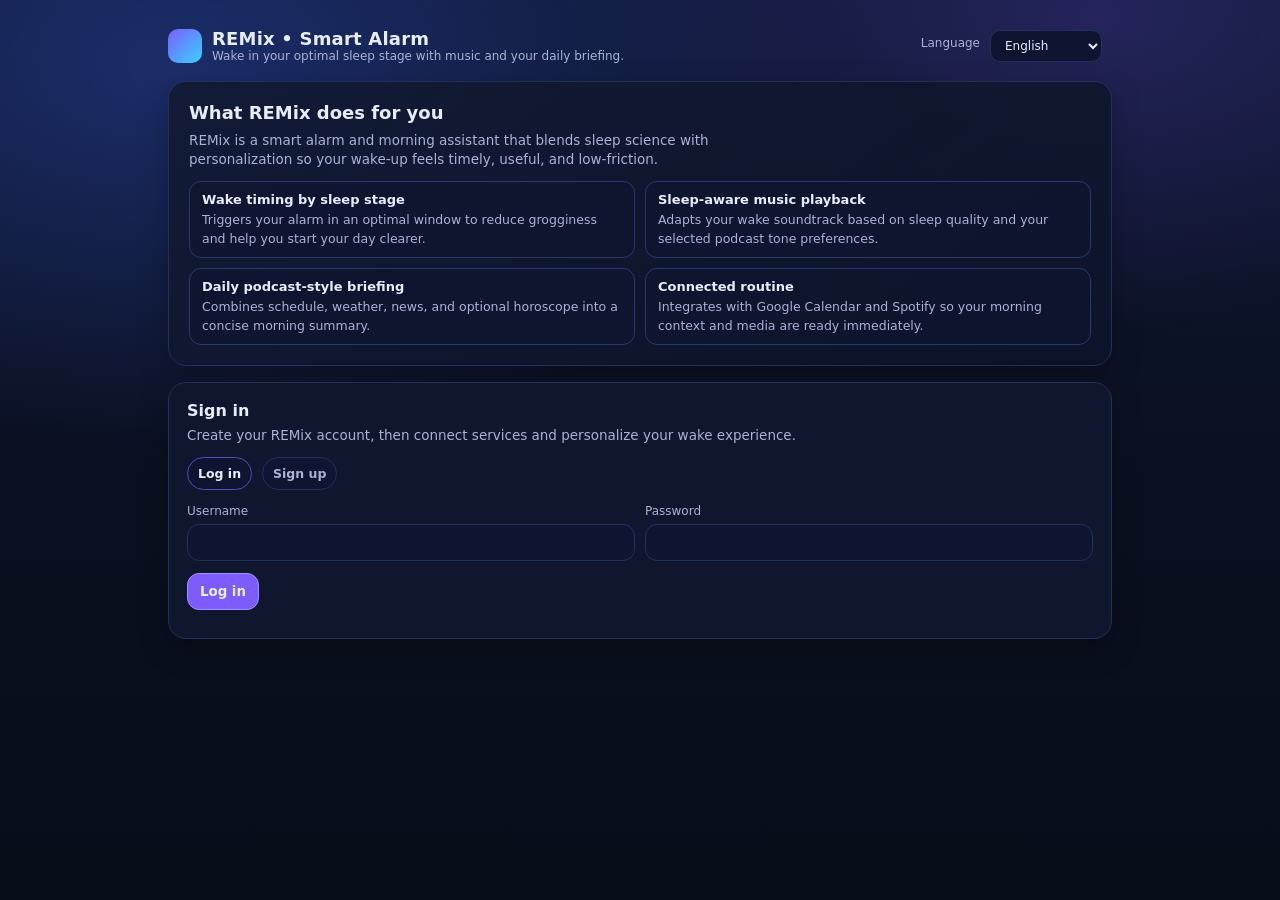
<file: remix-ui/index.html>
<!--
  Name: index.html
  Description: Main HTML entry point for the Remix website.
               This file serves as the root document that initializes and
               renders the user interface for the Remix website.

  Authors: Ella Nguyen, Lauren D'Souza, Kiara Grimsley

  Created: February 12, 2026
  Updated: April 4, 2026
-->
<!doctype html>
<html lang="en">
<head>
  <meta charset="UTF-8" />
  <meta name="viewport" content="width=device-width, initial-scale=1.0"/>
  <title data-i18n="meta.title">REMix — Smart Alarm</title>
  <link rel="stylesheet" href="./css/styles.css" />
</head>

<body>
  <div class="wrap">
    <header>
      <div class="brand">
        <div class="logo" aria-hidden="true"></div>
        <div>
          <h1 data-i18n="header.title">REMix • Smart Alarm</h1>
          <div class="mini" data-i18n="header.subtitle">Wake in your optimal sleep stage with music and your daily briefing.</div>
        </div>
      </div>
      <div class="header-actions">
        <div class="language-group">
          <label for="languageSelect" class="mini" data-i18n="header.language">Language</label>
          <select id="languageSelect" class="language-select" aria-label="Language selector" data-i18n-aria-label="header.languageSelector">
            <option value="en" data-i18n="language.en">English</option>
            <option value="es" data-i18n="language.es">Español</option>
            <option value="fr" data-i18n="language.fr">Français</option>
            <option value="de" data-i18n="language.de">Deutsch</option>
            <option value="it" data-i18n="language.it">Italiano</option>
            <option value="ja" data-i18n="language.ja">日本語</option>
            <option value="ko" data-i18n="language.ko">한국어</option>
            <option value="nl" data-i18n="language.nl">Nederlands</option>
            <option value="pt" data-i18n="language.pt">Português</option>
            <option value="ru" data-i18n="language.ru">Русский</option>
            <option value="th" data-i18n="language.th">ไทย</option>
            <option value="wo" data-i18n="language.wo">Wolof</option>
            <option value="zh" data-i18n="language.zh">中文</option>
            <option value="ar" data-i18n="language.ar">العربية</option>
            <option value="hi" data-i18n="language.hi">हिन्दी</option>
            <option value="vi" data-i18n="language.vi">Tiếng Việt</option>
          </select>
        </div>

        <div class="account-menu-wrap">
          <button
            type="button"
            id="btnAccountMenu"
            class="account-menu-trigger hide"
            aria-haspopup="true"
            aria-expanded="false"
          >
            <span id="pillState">Signed out</span>
            <span class="account-menu-caret">▾</span>
          </button>

          <div id="accountDropdown" class="account-dropdown hide">
            <button type="button" id="btnDeleteAccountHeader" class="account-dropdown-item danger-item">
              Delete account
            </button>
          </div>
        </div>
      </div>
    </header>

    <div class="grid">
      <section class="card hero-card" aria-label="About REMix" data-i18n-aria-label="hero.title">
        <h2 data-i18n="hero.title">What REMix does for you</h2>
        <p class="hero-subtitle" data-i18n="hero.subtitle">
          REMix is a smart alarm and morning assistant that blends sleep science with personalization so your wake-up feels timely, useful, and low-friction.
        </p>
        <div class="feature-list">
          <div class="feature-item">
            <strong data-i18n="hero.f1t">Wake timing by sleep stage</strong>
            <span data-i18n="hero.f1d">Triggers your alarm in an optimal window to reduce grogginess and help you start your day clearer.</span>
          </div>
          <div class="feature-item">
            <strong data-i18n="hero.f2t">Sleep-aware music playback</strong>
            <span data-i18n="hero.f2d">Adapts your wake soundtrack based on sleep quality and your selected podcast tone preferences.</span>
          </div>
          <div class="feature-item">
            <strong data-i18n="hero.f3t">Daily podcast-style briefing</strong>
            <span data-i18n="hero.f3d">Combines schedule, weather, news, and optional horoscope into a concise morning summary.</span>
          </div>
          <div class="feature-item">
            <strong data-i18n="hero.f4t">Connected routine</strong>
            <span data-i18n="hero.f4d">Integrates with Google Calendar and Spotify so your morning context and media are ready immediately.</span>
          </div>
        </div>
      </section>

      <!-- MAIN -->
      <section class="card">
        <!-- AUTH VIEW -->
        <div id="viewAuth">
          <h2 data-i18n="auth.title">Sign in</h2>
          <p data-i18n="auth.subtitle">Create your REMix account, then connect services and personalize your wake experience.</p>

          <div class="tabs" role="tablist">
            <button class="tab active" id="tabLogin" type="button" data-i18n="auth.tabLogin">Log in</button>
            <button class="tab" id="tabSignup" type="button" data-i18n="auth.tabSignup">Sign up</button>
          </div>

          <form id="formLogin">
            <div class="row">
              <div>
                <label for="loginUser" data-i18n="auth.username">Username</label>
                <input id="loginUser" name="loginUser" autocomplete="username" required />
              </div>
              <div>
                <label for="loginPass" data-i18n="auth.password">Password</label>
                <input id="loginPass" name="loginPass" type="password" autocomplete="current-password" required />
              </div>
            </div>
            <div class="btns">
              <button class="primary" type="submit" data-i18n="auth.login">Log in</button>
            </div>
            <div class="toast" id="authMsg"></div>
          </form>

          <form id="formSignup" class="hide">
            <div class="row">
              <div>
                <label for="signupUser" data-i18n="auth.username">Username</label>
                <input id="signupUser" name="signupUser" autocomplete="username" required />
              </div>
              <div>
                <label for="signupPass" data-i18n="auth.password">Password</label>
                <input id="signupPass" name="signupPass" type="password" autocomplete="new-password" required />
              </div>
            </div>
            <div class="btns">
              <button class="primary" type="submit" data-i18n="auth.createAccount">Create account</button>
            </div>
            <div class="toast" id="signupMsg"></div>
          </form>
        </div>

        <!-- SETUP VIEW -->
        <div id="viewSetup" class="hide">
          <h2 data-i18n="setup.title">Connect your services</h2>
          <p data-i18n="setup.subtitle">Connect Google Calendar, Spotify, and Garmin Connect, then set your wake/music preferences.</p>
          <p class="mini setup-note" data-i18n="setup.requirementsNote">Google and Spotify are required for full functionality. Garmin Connect is for improved sleep analysis.</p>

          <div class="status">
            <div>
               <div class="mini">
                 <span data-i18n="setup.googleAccount">Google Account</span>
                 <span class="inline-tag" data-i18n="setup.requiredTag">(Required)</span>
               </div>
               <div id="googleStatus" class="warn" data-i18n="setup.notConnected">Not connected</div>
            </div>
             <button id="btnGoogle" class="primary" type="button" data-i18n="setup.connectGoogle">Connect Google</button>
          </div>

          <div class="status">
            <div>
               <div class="mini">
                 <span data-i18n="setup.spotifyAccount">Spotify Account</span>
                 <span class="inline-tag" data-i18n="setup.requiredTag">(Required)</span>
               </div>
               <div id="spotifyStatus" class="warn" data-i18n="setup.notConnected">Not connected</div>
            </div>
             <button id="btnSpotify" class="primary" type="button" data-i18n="setup.connectSpotify">Connect Spotify</button>
          </div>

          <div class="status">
            <div>
              <div class="mini">
                 <span data-i18n="setup.garminAccount">Garmin Connect</span>
                 <span class="inline-tag" data-i18n="setup.optionalTag">(Optional)</span>
               </div>
               <div id="garminStatus" class="warn" data-i18n="setup.notConnected">Not connected</div>
            </div>
             <button id="btnGarmin" class="primary" type="button" data-i18n="setup.connectGarmin">Connect Garmin</button>
          </div>

          <div class="divider"></div>

          <div class="btns">
             <button id="btnToPrefs" type="button" disabled data-i18n="setup.continue">Continue to preferences</button>
             <button id="btnLogout" type="button" class="ghost" data-i18n="setup.logout">Log out</button>
             <button id="btnResetAll" type="button" class="ghost" data-i18n="setup.reset">Reset session</button>
          </div>

        </div>
        <!-- PREFS VIEW -->
        <div id="viewPrefs" class="hide">
          <h2 data-i18n="prefs.title">Wake & music preferences</h2>
          <p data-i18n="prefs.subtitle">Set your wake window, podcast style, and morning briefing content.</p>

          <form id="prefsForm">
            <div class="row">
              <div>
                <label for="wakeStart" data-i18n="prefs.earliestWake">Earliest wake time</label>
                <input type="time" id="wakeStart" name="wakeStart" value="07:00" required />
              </div>
              <div>
                <label for="wakeEnd" data-i18n="prefs.latestWake">Latest wake time</label>
                <input type="time" id="wakeEnd" name="wakeEnd" value="07:30" required />
              </div>
            </div>

            <div class="row" style="margin-top:10px;">
              <div>
                <label for="voiceGender" data-i18n="prefs.podcastVoice">Podcast Voice</label>
                <select id="voiceGender" name="voiceGender" required>
                  <option value="female" data-i18n="prefs.voiceFemale">Female</option>
                  <option value="male" data-i18n="prefs.voiceMale">Male</option>
                </select>
               </div>
               <div>
                 <label for="explicit" data-i18n="prefs.explicit">Explicit content</label>
                 <select id="explicit" name="explicit" required>
                   <option value="filter" data-i18n="prefs.filterExplicit">Filter explicit</option>
                   <option value="allow" data-i18n="prefs.allowExplicit">Allow explicit</option>
                 </select>
               </div>
             </div>
            <div class="divider" style="margin-top:14px;"></div>

             <h3 style="margin:0 0 6px; font-size:14px;" data-i18n="prefs.podcastIncludes">Podcast includes</h3>
             <p style="margin:0 0 10px; color: var(--muted); font-size:13px;" data-i18n="prefs.podcastIncludesHelp">
               Choose what REMix should include in your morning podcast.
             </p>

            <div class="toggle-grid">
              <label class="checkbox-label">
                <input type="checkbox" id="pod_schedule" />
                 <span data-i18n="prefs.schedule">Schedule</span>
              </label>

              <label class="checkbox-label">
                <input type="checkbox" id="pod_weather" />
                 <span data-i18n="prefs.weather">Weather</span>
              </label>

              <label class="checkbox-label">
                <input type="checkbox" id="pod_news" />
                 <span data-i18n="prefs.news">News</span>
              </label>

              <label class="checkbox-label">
                <input type="checkbox" id="pod_horoscope" />
                 <span data-i18n="prefs.horoscope">Horoscope</span>
              </label>
            </div>

            <div id="weatherLocationOptions" class="hide" style="margin-top:12px;">
              <label style="margin-bottom:8px;" data-i18n="prefs.weatherLocation">
                Weather Location
              </label>
              <p style="margin:0 0 10px; color: var(--muted); font-size:13px;" data-i18n="prefs.weatherLocationHelp">
                Enter your location so REMix can include local weather in your morning podcast.
              </p>

              <div class="row">
                <div>
                  <label for="city" data-i18n="prefs.city">City</label>
                  <input
                    type="text"
                    id="city"
                    name="city"
                    placeholder="Lawrence"
                    autocomplete="address-level2"
                  />
                </div>

                <div id="stateContainer">
                  <label for="state" data-i18n="prefs.state">State</label>
                  <select id="state" name="state" autocomplete="address-level1">
                    <option value="">Select a state</option>
                    <option value="Alabama">Alabama</option>
                    <option value="Alaska">Alaska</option>
                    <option value="Arizona">Arizona</option>
                    <option value="Arkansas">Arkansas</option>
                    <option value="California">California</option>
                    <option value="Colorado">Colorado</option>
                    <option value="Connecticut">Connecticut</option>
                    <option value="Delaware">Delaware</option>
                    <option value="Florida">Florida</option>
                    <option value="Georgia">Georgia</option>
                    <option value="Hawaii">Hawaii</option>
                    <option value="Idaho">Idaho</option>
                    <option value="Illinois">Illinois</option>
                    <option value="Indiana">Indiana</option>
                    <option value="Iowa">Iowa</option>
                    <option value="Kansas">Kansas</option>
                    <option value="Kentucky">Kentucky</option>
                    <option value="Louisiana">Louisiana</option>
                    <option value="Maine">Maine</option>
                    <option value="Maryland">Maryland</option>
                    <option value="Massachusetts">Massachusetts</option>
                    <option value="Michigan">Michigan</option>
                    <option value="Minnesota">Minnesota</option>
                    <option value="Mississippi">Mississippi</option>
                    <option value="Missouri">Missouri</option>
                    <option value="Montana">Montana</option>
                    <option value="Nebraska">Nebraska</option>
                    <option value="Nevada">Nevada</option>
                    <option value="New Hampshire">New Hampshire</option>
                    <option value="New Jersey">New Jersey</option>
                    <option value="New Mexico">New Mexico</option>
                    <option value="New York">New York</option>
                    <option value="North Carolina">North Carolina</option>
                    <option value="North Dakota">North Dakota</option>
                    <option value="Ohio">Ohio</option>
                    <option value="Oklahoma">Oklahoma</option>
                    <option value="Oregon">Oregon</option>
                    <option value="Pennsylvania">Pennsylvania</option>
                    <option value="Rhode Island">Rhode Island</option>
                    <option value="South Carolina">South Carolina</option>
                    <option value="South Dakota">South Dakota</option>
                    <option value="Tennessee">Tennessee</option>
                    <option value="Texas">Texas</option>
                    <option value="Utah">Utah</option>
                    <option value="Vermont">Vermont</option>
                    <option value="Virginia">Virginia</option>
                    <option value="Washington">Washington</option>
                    <option value="West Virginia">West Virginia</option>
                    <option value="Wisconsin">Wisconsin</option>
                    <option value="Wyoming">Wyoming</option>
                  </select>
                </div>
              </div>

              <div class="row" style="margin-top:10px;">
                <div>
                  <label for="country" data-i18n="prefs.country">Country</label>
                  <select id="country" name="country" autocomplete="country-name">
                  </select>
                </div>
              </div>
            </div>

            <div id="newsOptions" class="hide" style="margin-top:12px;">
               <label style="margin-bottom:8px;" data-i18n="prefs.preferredNews">Preferred News Outlets</label>
              <div class="toggle-grid">
                <label class="checkbox-label">
                  <input type="checkbox" id="news_nytimes" />
                   <span data-i18n="newsSources.nytimes">NY Times</span>
                </label>

                <label class="checkbox-label">
                  <input type="checkbox" id="news_bbc" />
                   <span data-i18n="newsSources.bbc">BBC News</span>
                </label>

                <label class="checkbox-label">
                  <input type="checkbox" id="news_guardian" />
                   <span data-i18n="newsSources.guardian">The Guardian</span>
                </label>

                <label class="checkbox-label">
                  <input type="checkbox" id="news_aljazeera" />
                   <span data-i18n="newsSources.aljazeera">Al Jazeera</span>
                </label>

                <label class="checkbox-label">
                  <input type="checkbox" id="news_techradar" />
                   <span data-i18n="newsSources.techradar">TechRadar</span>
                </label>

                <label class="checkbox-label">
                  <input type="checkbox" id="news_time" />
                   <span data-i18n="newsSources.time">Time Magazine</span>
                </label>

                <label class="checkbox-label">
                  <input type="checkbox" id="news_yahoo" />
                   <span data-i18n="newsSources.yahoo">Yahoo Sports</span>
                </label>

                <label class="checkbox-label">
                  <input type="checkbox" id="news_notboring" />
                   <span data-i18n="newsSources.notboring">Not Boring</span>
                </label>
              </div>
            </div>

            <div id="zodiacOptions" class="hide" style="margin-top:12px;">
               <label for="zodiac" data-i18n="prefs.zodiac">Zodiac Sign</label>
               <select id="zodiac">
                 <option value="aries" data-i18n="zodiac.aries">Aries</option>
                 <option value="taurus" data-i18n="zodiac.taurus">Taurus</option>
                 <option value="gemini" data-i18n="zodiac.gemini">Gemini</option>
                 <option value="cancer" data-i18n="zodiac.cancer">Cancer</option>
                 <option value="leo" data-i18n="zodiac.leo">Leo</option>
                 <option value="virgo" data-i18n="zodiac.virgo">Virgo</option>
                 <option value="libra" data-i18n="zodiac.libra">Libra</option>
                 <option value="scorpio" data-i18n="zodiac.scorpio">Scorpio</option>
                 <option value="sagittarius" data-i18n="zodiac.sagittarius">Sagittarius</option>
                 <option value="capricorn" data-i18n="zodiac.capricorn">Capricorn</option>
                 <option value="aquarius" data-i18n="zodiac.aquarius">Aquarius</option>
                 <option value="pisces" data-i18n="zodiac.pisces">Pisces</option>
               </select>
             </div>

            <div class="btns">
               <button type="submit" class="primary" data-i18n="prefs.save">Save preferences</button>
               <button type="button" id="btnBackToSetup" class="ghost" data-i18n="prefs.back">Back</button>
            </div>

            <div class="toast" id="prefsMsg"></div>
          </form>
        </div>
      </section>

    </div>
  </div>

<script type="module" src="./js/app.js"></script>
</body>
</html>
</file>
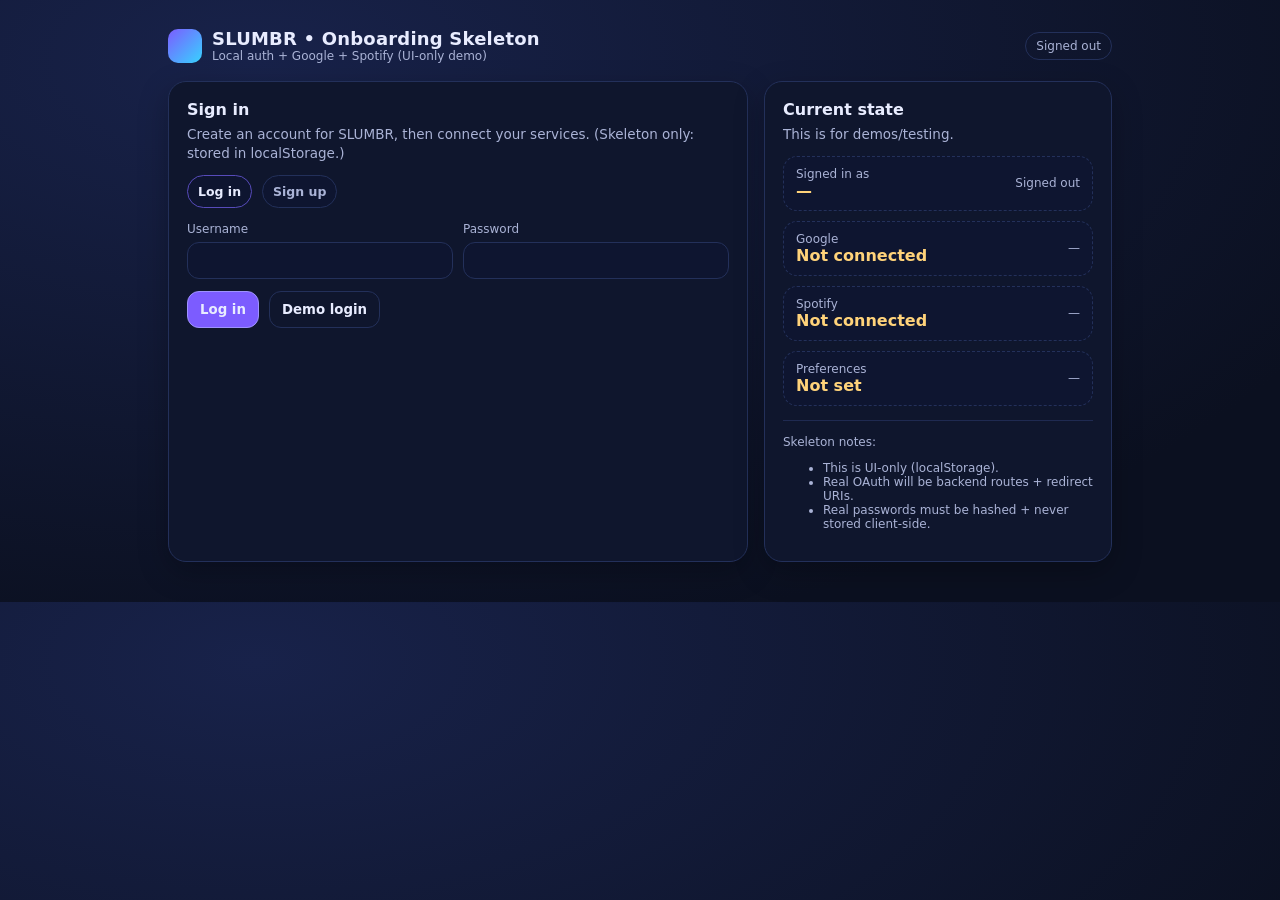
<file: slumbr-ui/index.html>
<!doctype html>
<html lang="en">
<head>
  <meta charset="UTF-8" />
  <meta name="viewport" content="width=device-width, initial-scale=1.0"/>
  <title>SLUMBR – Website Skeleton</title>
  <style>
    :root { --bg:#0b1020; --card:#121a33; --text:#e8ecff; --muted:#aab3d6; --accent:#7c5cff; --border:#23305a; }
    * { box-sizing: border-box; font-family: ui-sans-serif, system-ui, -apple-system, Segoe UI, Roboto, Arial; }
    body { margin: 0; background: radial-gradient(1200px 600px at 20% 10%, #18224a, var(--bg)); color: var(--text); }
    .wrap { max-width: 980px; margin: 0 auto; padding: 28px 18px 40px; }
    header { display:flex; align-items:center; justify-content:space-between; gap:12px; margin-bottom: 18px; }
    .brand { display:flex; align-items:center; gap:10px; }
    .logo { width: 34px; height: 34px; border-radius: 10px; background: linear-gradient(135deg, var(--accent), #37d3ff); }
    h1 { font-size: 18px; margin: 0; letter-spacing: 0.2px; }
    .pill { font-size: 12px; color: var(--muted); border: 1px solid var(--border); padding: 6px 10px; border-radius: 999px; }

    .grid { display:grid; grid-template-columns: 1fr; gap: 16px; }
    @media (min-width: 900px) { .grid { grid-template-columns: 1.25fr 0.75fr; } }

    .card { background: color-mix(in oklab, var(--card) 92%, black); border: 1px solid var(--border); border-radius: 18px; padding: 18px; box-shadow: 0 10px 30px rgba(0,0,0,.25); }
    .card h2 { margin: 0 0 6px; font-size: 16px; }
    .card p { margin: 0 0 12px; color: var(--muted); line-height: 1.4; font-size: 13.5px; }

    .tabs { display:flex; gap:10px; margin: 10px 0 14px; }
    .tab { padding: 8px 10px; border-radius: 999px; border:1px solid var(--border); background:#0e1530; color:var(--muted); font-size:12.5px; cursor:pointer; }
    .tab.active { color: var(--text); border-color: color-mix(in oklab, var(--accent) 60%, var(--border)); }

    label { display:block; font-size: 12px; color: var(--muted); margin-bottom: 6px; }
    input, select {
      width: 100%;
      padding: 10px 12px;
      border-radius: 12px;
      border: 1px solid var(--border);
      background: #0e1530;
      color: var(--text);
      outline: none;
    }
    input:focus, select:focus { border-color: color-mix(in oklab, var(--accent) 60%, var(--border)); box-shadow: 0 0 0 3px rgba(124,92,255,.18); }

    .row { display:grid; grid-template-columns: 1fr; gap: 10px; }
    @media (min-width: 560px) { .row { grid-template-columns: 1fr 1fr; } }

    .btns { display:flex; gap:10px; flex-wrap: wrap; margin-top: 12px; }
    button {
      cursor:pointer;
      border: 1px solid var(--border);
      background: #0e1530;
      color: var(--text);
      padding: 10px 12px;
      border-radius: 12px;
      font-weight: 600;
    }
    button.primary { background: var(--accent); border-color: color-mix(in oklab, var(--accent) 70%, white); }
    button.ghost { background: transparent; }
    button:disabled { opacity: .55; cursor: not-allowed; }

    .status {
      display:flex; align-items:center; justify-content:space-between; gap:12px;
      padding: 10px 12px; border-radius: 14px;
      background: #0e1530; border: 1px dashed var(--border);
      margin-top: 10px;
    }
    .ok { color: #9af2c7; font-weight: 800; }
    .warn { color: #ffd37a; font-weight: 800; }
    .mini { font-size: 12px; color: var(--muted); }
    .divider { height:1px; background: var(--border); margin: 14px 0; opacity: .8; }
    .hide { display:none !important; }
    .toast { margin-top: 10px; font-size: 12.5px; color: var(--muted); }
    .kbd { border:1px solid var(--border); padding:2px 6px; border-radius:8px; font-size: 11px; color: var(--muted); }
  </style>
</head>

<body>
  <div class="wrap">
    <header>
      <div class="brand">
        <div class="logo" aria-hidden="true"></div>
        <div>
          <h1>SLUMBR • Onboarding Skeleton</h1>
          <div class="mini">Local auth + Google + Spotify (UI-only demo)</div>
        </div>
      </div>
      <div class="pill" id="pillState">Signed out</div>
    </header>

    <div class="grid">
      <!-- MAIN -->
      <section class="card">
        <!-- AUTH VIEW -->
        <div id="viewAuth">
          <h2>Sign in</h2>
          <p>Create an account for SLUMBR, then connect your services. (Skeleton only: stored in localStorage.)</p>

          <div class="tabs" role="tablist">
            <button class="tab active" id="tabLogin" type="button">Log in</button>
            <button class="tab" id="tabSignup" type="button">Sign up</button>
          </div>

          <form id="formLogin">
            <div class="row">
              <div>
                <label for="loginUser">Username</label>
                <input id="loginUser" name="loginUser" autocomplete="username" required />
              </div>
              <div>
                <label for="loginPass">Password</label>
                <input id="loginPass" name="loginPass" type="password" autocomplete="current-password" required />
              </div>
            </div>
            <div class="btns">
              <button class="primary" type="submit">Log in</button>
              <button class="ghost" type="button" id="btnDemoLogin">Demo login</button>
            </div>
            <div class="toast" id="authMsg"></div>
          </form>

          <form id="formSignup" class="hide">
            <div class="row">
              <div>
                <label for="signupUser">Username</label>
                <input id="signupUser" name="signupUser" autocomplete="username" required />
              </div>
              <div>
                <label for="signupPass">Password</label>
                <input id="signupPass" name="signupPass" type="password" autocomplete="new-password" required />
              </div>
            </div>
            <div class="btns">
              <button class="primary" type="submit">Create account</button>
              <button class="ghost" type="button" id="btnDemoSignup">Demo signup</button>
            </div>
            <div class="toast" id="signupMsg"></div>
          </form>
        </div>

        <!-- SETUP VIEW -->
        <div id="viewSetup" class="hide">
          <h2>Connect your services</h2>
          <p>Connect Google Calendar and Spotify, then set your wake/music preferences.</p>

          <div class="status">
            <div>
              <div class="mini">Google Account</div>
              <div id="googleStatus" class="warn">Not connected</div>
            </div>
            <button id="btnGoogle" class="primary" type="button">Connect Google</button>
          </div>

          <div class="status">
            <div>
              <div class="mini">Spotify Account</div>
              <div id="spotifyStatus" class="warn">Not connected</div>
            </div>
            <button id="btnSpotify" class="primary" type="button">Connect Spotify</button>
          </div>

          <div class="divider"></div>

          <div class="btns">
            <button id="btnToPrefs" type="button" disabled>Continue to preferences</button>
            <button id="btnLogout" type="button" class="ghost">Log out</button>
            <button id="btnResetAll" type="button" class="ghost">Reset demo data</button>
          </div>

          <div class="toast">
            Later: <span class="kbd">Connect Google</span> → <span class="kbd">/auth/google</span>,
            <span class="kbd">Connect Spotify</span> → <span class="kbd">/auth/spotify</span>.
          </div>
        </div>

        <!-- PREFS VIEW -->
        <div id="viewPrefs" class="hide">
          <h2>Wake & music preferences</h2>
          <p>TEMPORARY PREFERENCES TO SWITCH LATER, These persist for the logged-in user (localStorage demo)</p>

          <form id="prefsForm">
            <div class="row">
              <div>
                <label for="wakeStart">Earliest wake time</label>
                <input type="time" id="wakeStart" name="wakeStart" value="07:00" required />
              </div>
              <div>
                <label for="wakeEnd">Latest wake time</label>
                <input type="time" id="wakeEnd" name="wakeEnd" value="07:30" required />
              </div>
            </div>

            <div class="row" style="margin-top:10px;">
              <div>
                <label for="temp">Temporary Pref</label>
                <select id="temp" name="temp" required>
                  <option value="temp1">Temporary1</option>
                  <option value="temp2">Temporary2</option>
                  <option value="temp3">Temporary3</option>
                  <option value="temp4">Temporary4</option>
                  <option value="temp5">Temporary5</option>
                </select>
              </div>
              <div>
                <label for="explicit">Explicit content</label>
                <select id="explicit" name="explicit" required>
                  <option value="filter">Filter explicit</option>
                  <option value="allow">Allow explicit</option>
                </select>
              </div>
            </div>

            <div style="margin-top:10px;">
              <label class="checkbox-label">
                <input type="checkbox" id="ramp" name="ramp" />
                <span>Start quiet then ramp volume up</span>
              </label>
              <div class="mini">Optional.</div>
            </div>

            <div class="btns">
              <button type="submit" class="primary">Save preferences</button>
              <button type="button" id="btnBackToSetup" class="ghost">Back</button>
            </div>

            <div class="toast" id="prefsMsg"></div>
          </form>
        </div>
      </section>

      <!-- SIDEBAR -->
      <aside class="card">
        <h2>Current state</h2>
        <p>This is for demos/testing.</p>

        <div class="status">
          <div>
            <div class="mini">Signed in as</div>
            <div id="dbgUser" class="warn">—</div>
          </div>
          <div class="mini" id="dbgAuth">Signed out</div>
        </div>

        <div class="status" style="margin-top:10px;">
          <div>
            <div class="mini">Google</div>
            <div id="dbgGoogle" class="warn">Not connected</div>
          </div>
          <div class="mini" id="dbgGoogleAcct">—</div>
        </div>

        <div class="status" style="margin-top:10px;">
          <div>
            <div class="mini">Spotify</div>
            <div id="dbgSpotify" class="warn">Not connected</div>
          </div>
          <div class="mini" id="dbgSpotifyAcct">—</div>
        </div>

        <div class="status" style="margin-top:10px;">
          <div>
            <div class="mini">Preferences</div>
            <div id="dbgPrefs" class="warn">Not set</div>
          </div>
          <div class="mini" id="dbgPrefsSummary">—</div>
        </div>

        <div class="divider"></div>
        <div class="mini">
          Skeleton notes:
          <ul>
            <li>This is UI-only (localStorage).</li>
            <li>Real OAuth will be backend routes + redirect URIs.</li>
            <li>Real passwords must be hashed + never stored client-side.</li>
          </ul>
        </div>
      </aside>
    </div>
  </div>

<script>
  // --- Demo storage ---
  // users: { [username]: { passwordPlain (demo only), googleConnected, spotifyConnected, googleEmail, spotifyName, preferences } }
  const LS_USERS = "slumbr_users_v1";
  const LS_SESSION = "slumbr_session_v1";

  const el = (id) => document.getElementById(id);

  const viewAuth = el("viewAuth");
  const viewSetup = el("viewSetup");
  const viewPrefs = el("viewPrefs");

  const pillState = el("pillState");

  const tabLogin = el("tabLogin");
  const tabSignup = el("tabSignup");
  const formLogin = el("formLogin");
  const formSignup = el("formSignup");

  const authMsg = el("authMsg");
  const signupMsg = el("signupMsg");

  const btnDemoLogin = el("btnDemoLogin");
  const btnDemoSignup = el("btnDemoSignup");

  const googleStatus = el("googleStatus");
  const spotifyStatus = el("spotifyStatus");
  const btnGoogle = el("btnGoogle");
  const btnSpotify = el("btnSpotify");
  const btnToPrefs = el("btnToPrefs");
  const btnLogout = el("btnLogout");
  const btnResetAll = el("btnResetAll");

  const prefsForm = el("prefsForm");
  const prefsMsg = el("prefsMsg");
  const btnBackToSetup = el("btnBackToSetup");

  const dbgUser = el("dbgUser");
  const dbgAuth = el("dbgAuth");
  const dbgGoogle = el("dbgGoogle");
  const dbgGoogleAcct = el("dbgGoogleAcct");
  const dbgSpotify = el("dbgSpotify");
  const dbgSpotifyAcct = el("dbgSpotifyAcct");
  const dbgPrefs = el("dbgPrefs");
  const dbgPrefsSummary = el("dbgPrefsSummary");

  function loadUsers() {
    try { return JSON.parse(localStorage.getItem(LS_USERS)) || {}; } catch { return {}; }
  }
  function saveUsers(users) {
    localStorage.setItem(LS_USERS, JSON.stringify(users));
  }
  function loadSession() {
    try { return JSON.parse(localStorage.getItem(LS_SESSION)) || {}; } catch { return {}; }
  }
  function saveSession(sess) {
    localStorage.setItem(LS_SESSION, JSON.stringify(sess));
  }

  function setView(which) {
    viewAuth.classList.toggle("hide", which !== "auth");
    viewSetup.classList.toggle("hide", which !== "setup");
    viewPrefs.classList.toggle("hide", which !== "prefs");
  }

  function setTab(which) {
    const login = which === "login";
    tabLogin.classList.toggle("active", login);
    tabSignup.classList.toggle("active", !login);
    formLogin.classList.toggle("hide", !login);
    formSignup.classList.toggle("hide", login);
    authMsg.textContent = "";
    signupMsg.textContent = "";
  }

  function currentUserRecord() {
    const sess = loadSession();
    if (!sess.username) return null;
    const users = loadUsers();
    return users[sess.username] ? { username: sess.username, ...users[sess.username] } : null;
  }

  function ensureDemoUser() {
    const users = loadUsers();
    if (!users["ella"]) {
      users["ella"] = {
        passwordPlain: "password123", // demo only
        googleConnected: false,
        spotifyConnected: false,
        googleEmail: null,
        spotifyName: null,
        preferences: null
      };
      saveUsers(users);
    }
  }

  function render() {
    const sess = loadSession();
    const user = currentUserRecord();

    const signedIn = !!(sess.username && user);
    pillState.textContent = signedIn ? `Signed in: ${sess.username}` : "Signed out";

    if (!signedIn) {
      setView("auth");
      dbgUser.textContent = "—";
      dbgUser.className = "warn";
      dbgAuth.textContent = "Signed out";
      dbgGoogle.textContent = "Not connected";
      dbgSpotify.textContent = "Not connected";
      dbgPrefs.textContent = "Not set";
      dbgGoogleAcct.textContent = "—";
      dbgSpotifyAcct.textContent = "—";
      dbgPrefsSummary.textContent = "—";
      return;
    }

    // setup status
    const gOK = !!user.googleConnected;
    const sOK = !!user.spotifyConnected;

    googleStatus.textContent = gOK ? "Connected ✅" : "Not connected";
    googleStatus.className = gOK ? "ok" : "warn";
    spotifyStatus.textContent = sOK ? "Connected ✅" : "Not connected";
    spotifyStatus.className = sOK ? "ok" : "warn";

    btnToPrefs.disabled = !(gOK && sOK); // require both for MVP (you can relax later)

    // sidebar
    dbgUser.textContent = sess.username;
    dbgUser.className = "ok";
    dbgAuth.textContent = "Signed in";

    dbgGoogle.textContent = gOK ? "Connected ✅" : "Not connected";
    dbgGoogle.className = gOK ? "ok" : "warn";
    dbgGoogleAcct.textContent = gOK ? (user.googleEmail || "google_user@gmail.com") : "—";

    dbgSpotify.textContent = sOK ? "Connected ✅" : "Not connected";
    dbgSpotify.className = sOK ? "ok" : "warn";
    dbgSpotifyAcct.textContent = sOK ? (user.spotifyName || "@spotify_user") : "—";

    const pOK = !!user.preferences;
    dbgPrefs.textContent = pOK ? "Saved ✅" : "Not set";
    dbgPrefs.className = pOK ? "ok" : "warn";
    dbgPrefsSummary.textContent = pOK
      ? `${user.preferences.wakeStart}–${user.preferences.wakeEnd} • ${user.preferences.temp}`
      : "—";

    // keep view consistent
    // if currently on auth but signed in, go to setup
    if (!viewSetup.classList.contains("hide") || !viewPrefs.classList.contains("hide")) return;
    setView("setup");
  }

  // Tabs
  tabLogin.addEventListener("click", () => setTab("login"));
  tabSignup.addEventListener("click", () => setTab("signup"));

  // Signup
  formSignup.addEventListener("submit", (e) => {
    e.preventDefault();
    const u = formSignup.signupUser.value.trim();
    const p = formSignup.signupPass.value;

    if (!u || !p) return;

    const users = loadUsers();
    if (users[u]) {
      signupMsg.textContent = "That username is taken.";
      return;
    }
    users[u] = { passwordPlain: p, googleConnected:false, spotifyConnected:false, googleEmail:null, spotifyName:null, preferences:null };
    saveUsers(users);
    saveSession({ username: u });

    signupMsg.textContent = "Account created ✓";
    setView("setup");
    render();
  });

  // Login
  formLogin.addEventListener("submit", (e) => {
    e.preventDefault();
    const u = formLogin.loginUser.value.trim();
    const p = formLogin.loginPass.value;

    const users = loadUsers();
    if (!users[u] || users[u].passwordPlain !== p) {
      authMsg.textContent = "Invalid username or password.";
      return;
    }
    saveSession({ username: u });
    authMsg.textContent = "Logged in ✓";
    setView("setup");
    render();
  });

  // Demo buttons
  btnDemoSignup.addEventListener("click", () => {
    ensureDemoUser();
    const users = loadUsers();
    const uname = "demo";
    if (!users[uname]) {
      users[uname] = { passwordPlain:"demo", googleConnected:false, spotifyConnected:false, googleEmail:null, spotifyName:null, preferences:null };
      saveUsers(users);
    }
    saveSession({ username: uname });
    setView("setup");
    render();
  });

  btnDemoLogin.addEventListener("click", () => {
    ensureDemoUser();
    saveSession({ username: "ella" });
    setView("setup");
    render();
  });

  // Connect buttons (stubbed)
  btnGoogle.addEventListener("click", () => {
    const sess = loadSession();
    const users = loadUsers();
    const u = users[sess.username];
    u.googleConnected = true;
    u.googleEmail = "demo.user@gmail.com";
    saveUsers(users);
    render();
  });

  btnSpotify.addEventListener("click", () => {
    const sess = loadSession();
    const users = loadUsers();
    const u = users[sess.username];
    u.spotifyConnected = true;
    u.spotifyName = "@spotify_demo_user";
    saveUsers(users);
    render();
  });

  // Continue to prefs
  btnToPrefs.addEventListener("click", () => {
    const user = currentUserRecord();
    setView("prefs");
    prefsMsg.textContent = "";

    // Prefill if saved
    if (user && user.preferences) {
      prefsForm.wakeStart.value = user.preferences.wakeStart;
      prefsForm.wakeEnd.value = user.preferences.wakeEnd;
      prefsForm.temp.value = user.preferences.temp;
      prefsForm.explicit.value = user.preferences.explicit;
      prefsForm.ramp.checked = !!user.preferences.ramp;
    }
  });

  // Save prefs
  prefsForm.addEventListener("submit", (e) => {
    e.preventDefault();
    const sess = loadSession();
    const users = loadUsers();
    const u = users[sess.username];

    u.preferences = {
      wakeStart: prefsForm.wakeStart.value,
      wakeEnd: prefsForm.wakeEnd.value,
      temp: prefsForm.temp.value,
      explicit: prefsForm.explicit.value,
      ramp: prefsForm.ramp.checked
    };
    saveUsers(users);
    prefsMsg.textContent = "Saved ✓ (localStorage demo)";
    render();
  });

  btnBackToSetup.addEventListener("click", () => {
    setView("setup");
    prefsMsg.textContent = "";
    render();
  });

  // Logout + reset
  btnLogout.addEventListener("click", () => {
    localStorage.removeItem(LS_SESSION);
    setView("auth");
    render();
  });

  btnResetAll.addEventListener("click", () => {
    localStorage.removeItem(LS_USERS);
    localStorage.removeItem(LS_SESSION);
    setView("auth");
    setTab("login");
    render();
  });

  // Init
  setTab("login");
  render();
</script>
</body>
</html>
</file>
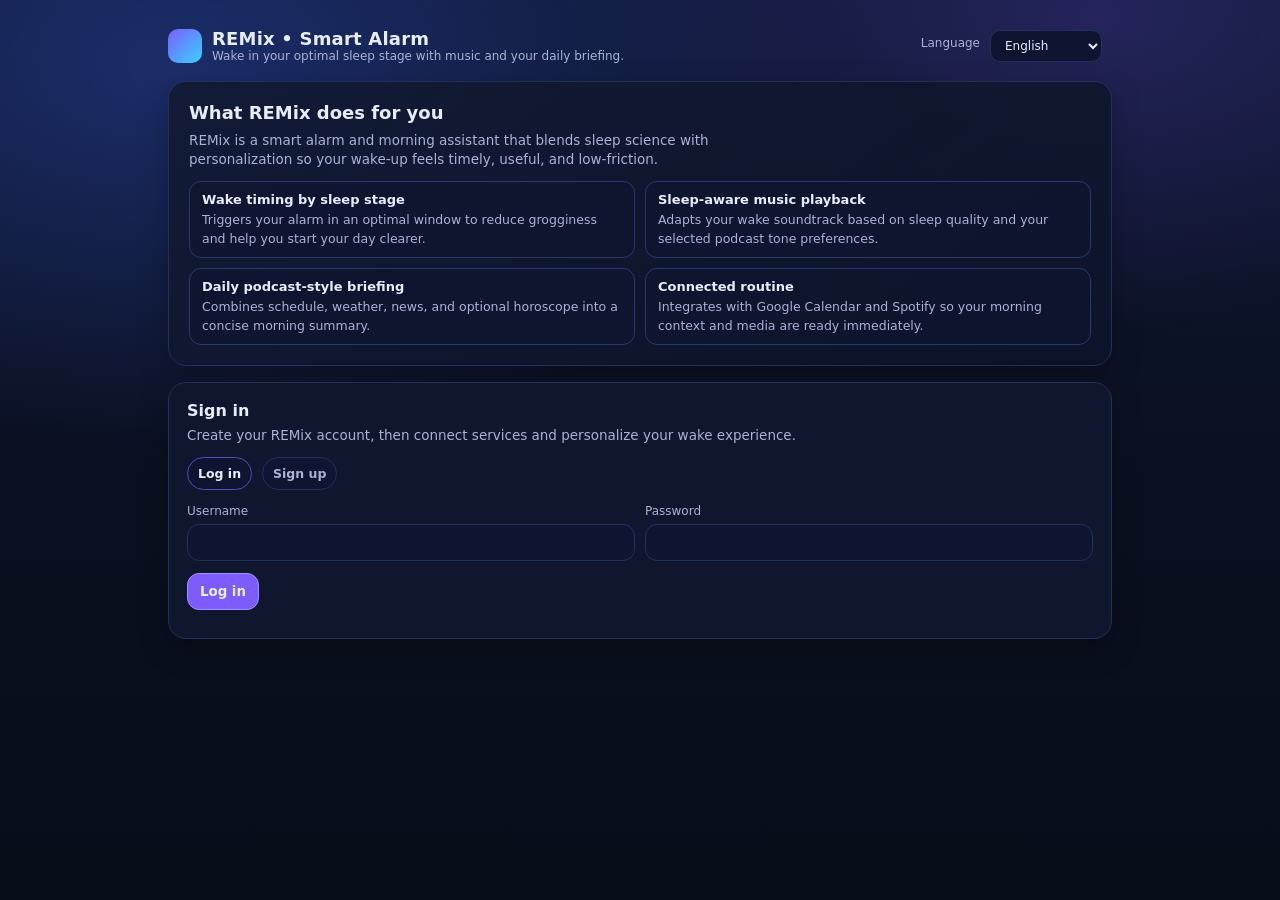
<file: remix-ui/garmin-connect.html>
<!doctype html>
<html lang="en">
<head>
  <meta charset="UTF-8" />
  <meta name="viewport" content="width=device-width, initial-scale=1.0" />
  <title data-i18n="meta.garminConnectTitle">Connect Garmin — REMix</title>
  <link rel="stylesheet" href="./css/styles.css" />
  <link rel="stylesheet" href="./css/garmin-oauth.css" />
</head>
<body>
  <div class="oauth-page">
    <main class="oauth-card" aria-labelledby="oauth-title">
      <div class="oauth-brand-row">
        <div class="logo" aria-hidden="true"></div>
        <div>
          <h1 id="oauth-title" data-i18n="connect.title">REMix</h1>
          <p class="oauth-provider" data-i18n="setup.garminAccount">Garmin Connect</p>
        </div>
      </div>

      <p class="oauth-lead" data-i18n="connect.lead">
        REMix is requesting access to your Garmin Connect account.
      </p>
      <ul class="oauth-permissions">
        <li data-i18n="connect.permissionRead">Read sleep and activity data to improve wake timing and morning insights.</li>
        <li data-i18n="connect.permissionCredential">Associate this link with your REMix account only; your Garmin password is not stored by REMix.</li>
      </ul>

      <div id="garminConnectError" class="oauth-error" role="alert" hidden></div>

      <form id="formGarminConnect">
        <div class="row">
          <div>
            <label for="garminEmail" data-i18n="connect.email">Garmin email</label>
            <input
              id="garminEmail"
              name="garminEmail"
              type="email"
              autocomplete="email"
              required
            />
          </div>
          <div>
            <label for="garminPassword" data-i18n="connect.password">Garmin password</label>
            <input
              id="garminPassword"
              name="garminPassword"
              type="password"
              autocomplete="current-password"
              required
            />
          </div>
        </div>
        <div id="mfaBlock" hidden>
          <p class="oauth-mfa-note" data-i18n="connect.mfaPrompt">Enter the verification code from Garmin to finish connecting.</p>
          <label for="garminMfaCode" data-i18n="connect.mfaCode">Verification code</label>
          <input
            id="garminMfaCode"
            name="garminMfaCode"
            type="text"
            inputmode="numeric"
            autocomplete="one-time-code"
            data-i18n-placeholder="connect.mfaCodePlaceholder"
            placeholder="123456"
          />
        </div>
        <div class="oauth-actions">
          <button type="button" class="ghost" id="btnGarminCancel" data-i18n="connect.cancel">Cancel</button>
          <button type="submit" class="primary" id="btnGarminSubmit" data-i18n="connect.allowAndConnect">Allow and connect</button>
        </div>
      </form>
    </main>
  </div>
  <script type="module" src="./js/garmin-connect.js"></script>
</body>
</html>
</file>
<file: remix-ui/css/styles.css>
:root { --bg:#0b1020; --card:#121a33; --text:#e8ecff; --muted:#aab3d6; --accent:#7c5cff; --border:#23305a; }
* { box-sizing: border-box; font-family: ui-sans-serif, system-ui, -apple-system, Segoe UI, Roboto, Arial; }
html, body { min-height: 100%; }
body {
  margin: 0;
  position: relative;
  background: linear-gradient(180deg, #0f1734 0%, #0b1020 55%, #080d1a 100%);
  background-repeat: no-repeat;
  background-attachment: fixed;
  color: var(--text);
}
body::before {
  content: "";
  position: fixed;
  inset: 0;
  pointer-events: none;
  background:
    radial-gradient(950px 540px at 14% 8%, rgba(54, 90, 214, 0.34), transparent 70%),
    radial-gradient(700px 440px at 86% 2%, rgba(124, 92, 255, 0.2), transparent 72%);
  z-index: -1;
}
.wrap { max-width: 980px; margin: 0 auto; padding: 28px 18px 56px; }
header { display:flex; align-items:center; justify-content:space-between; gap:12px; margin-bottom: 18px; }
.brand { display:flex; align-items:center; gap:10px; }
.header-actions { display:flex; align-items:center; gap:10px; flex-wrap: wrap; justify-content: flex-end; }
.logo { width: 34px; height: 34px; border-radius: 10px; background: linear-gradient(135deg, var(--accent), #37d3ff); }
h1 { font-size: 18px; margin: 0; letter-spacing: 0.2px; }
.pill { font-size: 12px; color: var(--muted); border: 1px solid var(--border); padding: 6px 10px; border-radius: 999px; }
.language-select {
  width: auto;
  min-width: 112px;
  font-size: 12px;
  padding: 7px 10px;
  border-radius: 10px;
}

.grid { display:grid; grid-template-columns: 1fr; gap: 16px; }

.card { background: color-mix(in oklab, var(--card) 92%, black); border: 1px solid var(--border); border-radius: 18px; padding: 18px; box-shadow: 0 10px 30px rgba(0,0,0,.25); }
.card h2 { margin: 0 0 6px; font-size: 16px; }
.card p { margin: 0 0 12px; color: var(--muted); line-height: 1.4; font-size: 13.5px; }
.hero-card {
  padding: 20px;
  background: linear-gradient(145deg, rgba(18, 26, 51, 0.95), rgba(12, 20, 42, 0.92));
}
.hero-card h2 { font-size: 18px; margin-bottom: 8px; }
.hero-subtitle { font-size: 14px; margin-bottom: 14px; max-width: 70ch; }
.feature-list {
  display: grid;
  grid-template-columns: 1fr;
  gap: 10px;
}
.feature-item {
  padding: 10px 12px;
  border: 1px solid color-mix(in oklab, var(--border) 85%, #4d6ef0 15%);
  border-radius: 12px;
  background: rgba(14, 21, 48, 0.72);
}
.feature-item strong {
  display: block;
  margin-bottom: 2px;
  font-size: 13px;
}
.feature-item span {
  color: var(--muted);
  font-size: 12.5px;
}
@media (min-width: 760px) {
  .feature-list { grid-template-columns: 1fr 1fr; }
}

.tabs { display:flex; gap:10px; margin: 10px 0 14px; }
.tab { padding: 8px 10px; border-radius: 999px; border:1px solid var(--border); background:#0e1530; color:var(--muted); font-size:12.5px; cursor:pointer; }
.tab.active { color: var(--text); border-color: color-mix(in oklab, var(--accent) 60%, var(--border)); }

label { display:block; font-size: 12px; color: var(--muted); margin-bottom: 6px; }
input, select {
  width: 100%;
  padding: 10px 12px;
  border-radius: 12px;
  border: 1px solid var(--border);
  background: #0e1530;
  color: var(--text);
  outline: none;
}
input:focus, select:focus { border-color: color-mix(in oklab, var(--accent) 60%, var(--border)); box-shadow: 0 0 0 3px rgba(124,92,255,.18); }

.row { display:grid; grid-template-columns: 1fr; gap: 10px; }
@media (min-width: 560px) { .row { grid-template-columns: 1fr 1fr; } }

.btns { display:flex; gap:10px; flex-wrap: wrap; margin-top: 12px; }
button {
  cursor:pointer;
  border: 1px solid var(--border);
  background: #0e1530;
  color: var(--text);
  padding: 10px 12px;
  border-radius: 12px;
  font-weight: 600;
}
button.primary { background: var(--accent); border-color: color-mix(in oklab, var(--accent) 70%, white); }
button.ghost { background: transparent; }
button:disabled { opacity: .55; cursor: not-allowed; }

.status {
  display:flex; align-items:center; justify-content:space-between; gap:12px;
  padding: 10px 12px; border-radius: 14px;
  background: #0e1530; border: 1px dashed var(--border);
  margin-top: 10px;
}
.ok { color: #9af2c7; font-weight: 800; }
.warn { color: #ffd37a; font-weight: 800; }
.mini { font-size: 12px; color: var(--muted); }
.inline-tag { margin-left: 6px; opacity: 0.9; }
.setup-note { margin-bottom: 4px; }
.divider { height:1px; background: var(--border); margin: 14px 0; opacity: .8; }
.hide { display:none !important; }
.toast { margin-top: 10px; font-size: 12.5px; color: var(--muted); }
.kbd { border:1px solid var(--border); padding:2px 6px; border-radius:8px; font-size: 11px; color: var(--muted); }

.checkbox-label{
  display:flex;
  align-items:center;
  gap:10px;
  cursor:pointer;
  user-select:none;
}
.checkbox-label input[type="checkbox"]{
  width:18px;
  height:18px;
  accent-color: var(--accent);
}
.toggle-grid{
  display:grid;
  grid-template-columns: 1fr;
  gap:10px;
  margin-top:10px;
}
@media (min-width: 560px){
  .toggle-grid{ grid-template-columns: 1fr 1fr; }
}

.language-group {
  display: flex;
  align-items: center;
  gap: 10px;
  flex-wrap: wrap;
}

.account-menu-wrap {
  position: relative;
  display: inline-block;
}

.account-menu-trigger {
  background: rgba(255, 255, 255, 0.05);
  border: 1px solid rgba(255, 255, 255, 0.1);
  border-radius: 20px;
  padding: 6px 16px;
  color: white;
  cursor: pointer;
  display: flex;
  align-items: center;
  gap: 8px;
  font-size: 13px;
  transition: background 0.2s;
}

.account-menu-trigger:hover {
  background: rgba(255, 255, 255, 0.1);
}

.account-dropdown {
  position: absolute;
  top: calc(100% + 8px);
  right: 0;
  background: #1a1b26; /* Match your card background */
  border: 1px solid rgba(255, 255, 255, 0.1);
  border-radius: 8px;
  min-width: 160px;
  box-shadow: 0 10px 25px rgba(0,0,0,0.3);
  z-index: 100;
  overflow: hidden;
}

.account-dropdown-item {
  width: 100%;
  text-align: left;
  background: none;
  border: none;
  padding: 12px 16px;
  color: #ff7e7e; /* Muted red for delete */
  cursor: pointer;
  font-size: 13px;
  transition: background 0.2s;
}

.account-dropdown-item:hover {
  background: rgba(255, 255, 255, 0.05);
}
</file>
<file: remix-ui/css/garmin-oauth.css>
/* Standalone Garmin connect page — OAuth-style layout; uses vars from styles.css */

.oauth-page {
  min-height: 100vh;
  display: flex;
  align-items: center;
  justify-content: center;
  padding: 24px 16px 40px;
}

.oauth-card {
  width: 100%;
  max-width: 460px;
  background: color-mix(in oklab, var(--card) 92%, black);
  border: 1px solid var(--border);
  border-radius: 18px;
  padding: 28px 24px 24px;
  box-shadow: 0 16px 48px rgba(0, 0, 0, 0.35);
}

.oauth-card h1 {
  margin: 0 0 4px;
  font-size: 17px;
  letter-spacing: 0.2px;
}

.oauth-provider {
  margin: 0 0 16px;
  font-size: 13px;
  color: var(--muted);
}

.oauth-lead {
  margin: 0 0 14px;
  font-size: 13.5px;
  line-height: 1.45;
  color: var(--text);
}

.oauth-permissions {
  margin: 0 0 18px;
  padding-left: 1.15rem;
  font-size: 13px;
  line-height: 1.5;
  color: var(--muted);
}

.oauth-permissions li {
  margin-bottom: 6px;
}

.oauth-permissions li:last-child {
  margin-bottom: 0;
}

.oauth-error {
  margin: 0 0 12px;
  font-size: 12.5px;
  line-height: 1.4;
  color: #ffb4a8;
}

#mfaBlock {
  margin-top: 16px;
}

.oauth-mfa-note {
  margin: 0 0 8px;
  font-size: 12.5px;
  line-height: 1.4;
  color: var(--muted);
}

.oauth-actions {
  display: flex;
  flex-wrap: wrap;
  gap: 10px;
  align-items: center;
  margin-top: 8px;
}

.oauth-actions button[type="submit"] {
  flex: 1 1 auto;
  min-width: 140px;
}

.oauth-brand-row {
  display: flex;
  align-items: center;
  gap: 10px;
  margin-bottom: 14px;
}

.oauth-brand-row .logo {
  width: 34px;
  height: 34px;
  border-radius: 10px;
  background: linear-gradient(135deg, var(--accent), #37d3ff);
  flex-shrink: 0;
}
</file>
